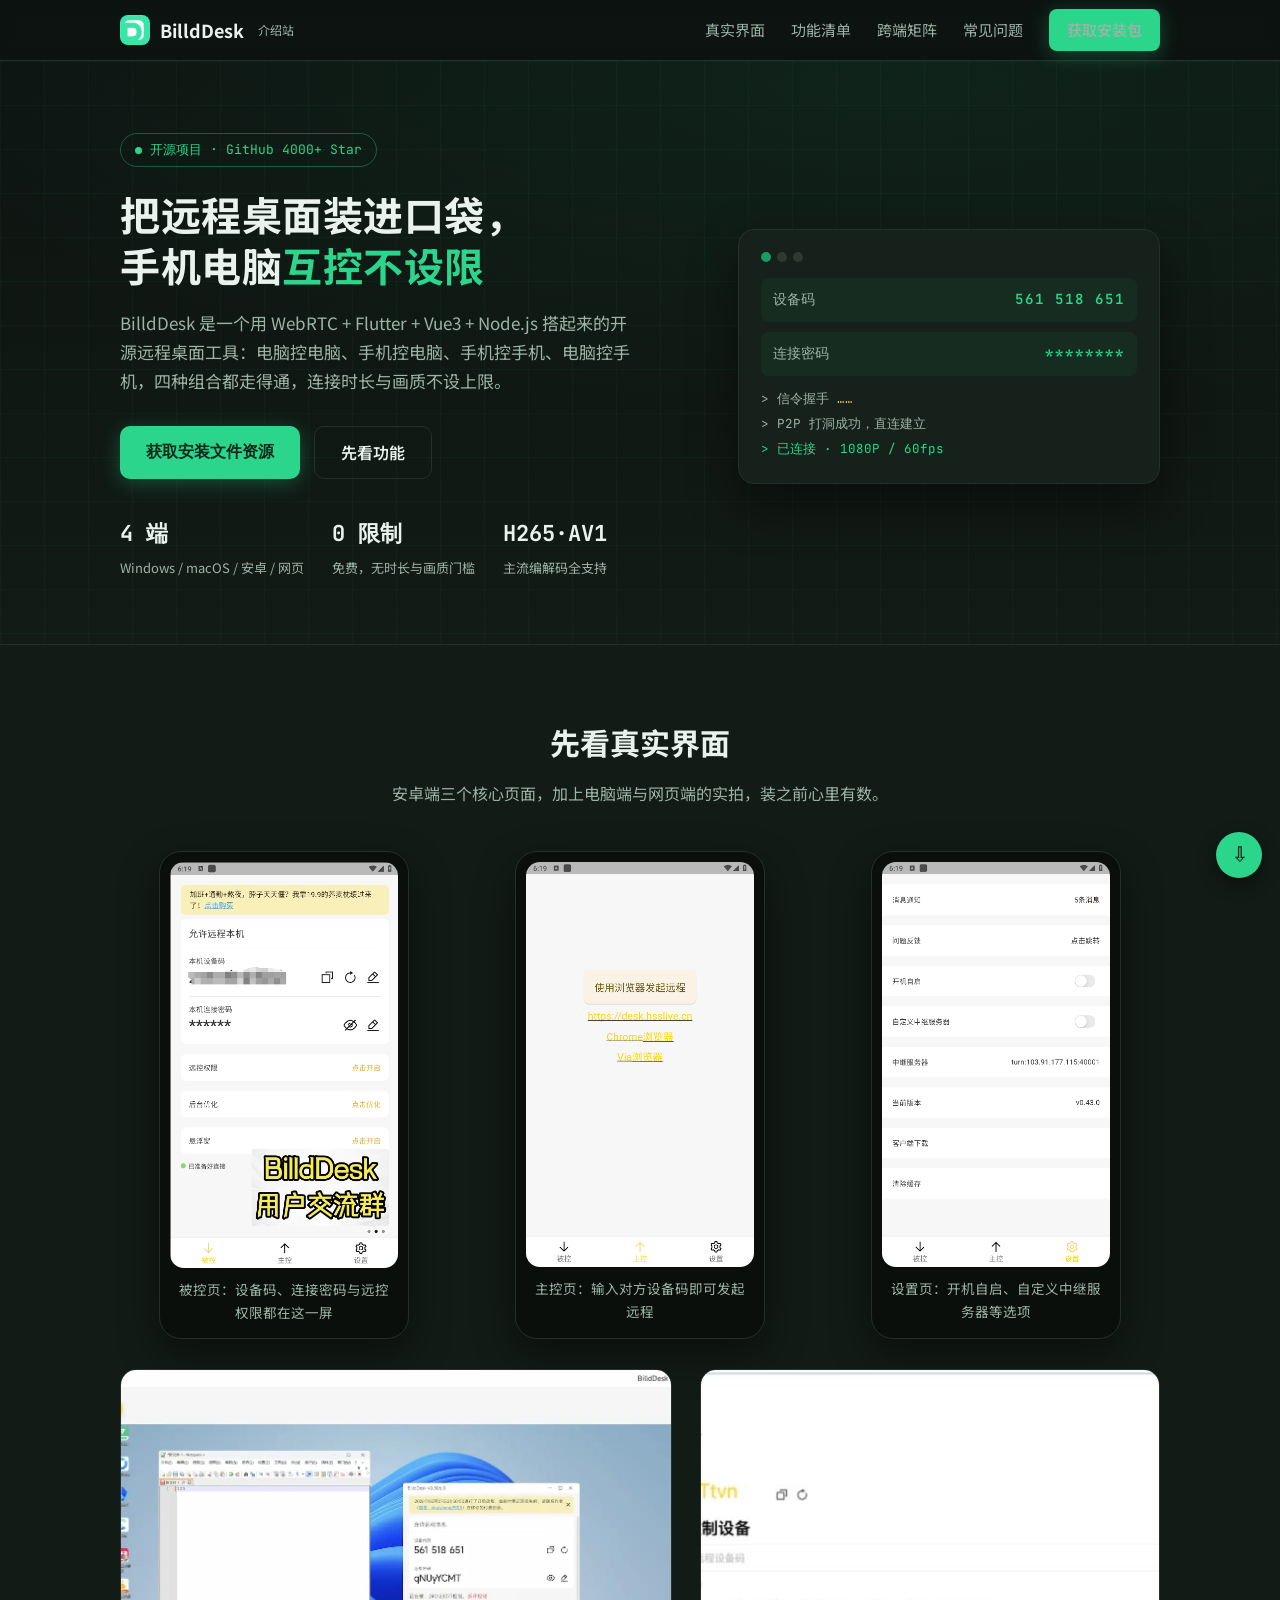
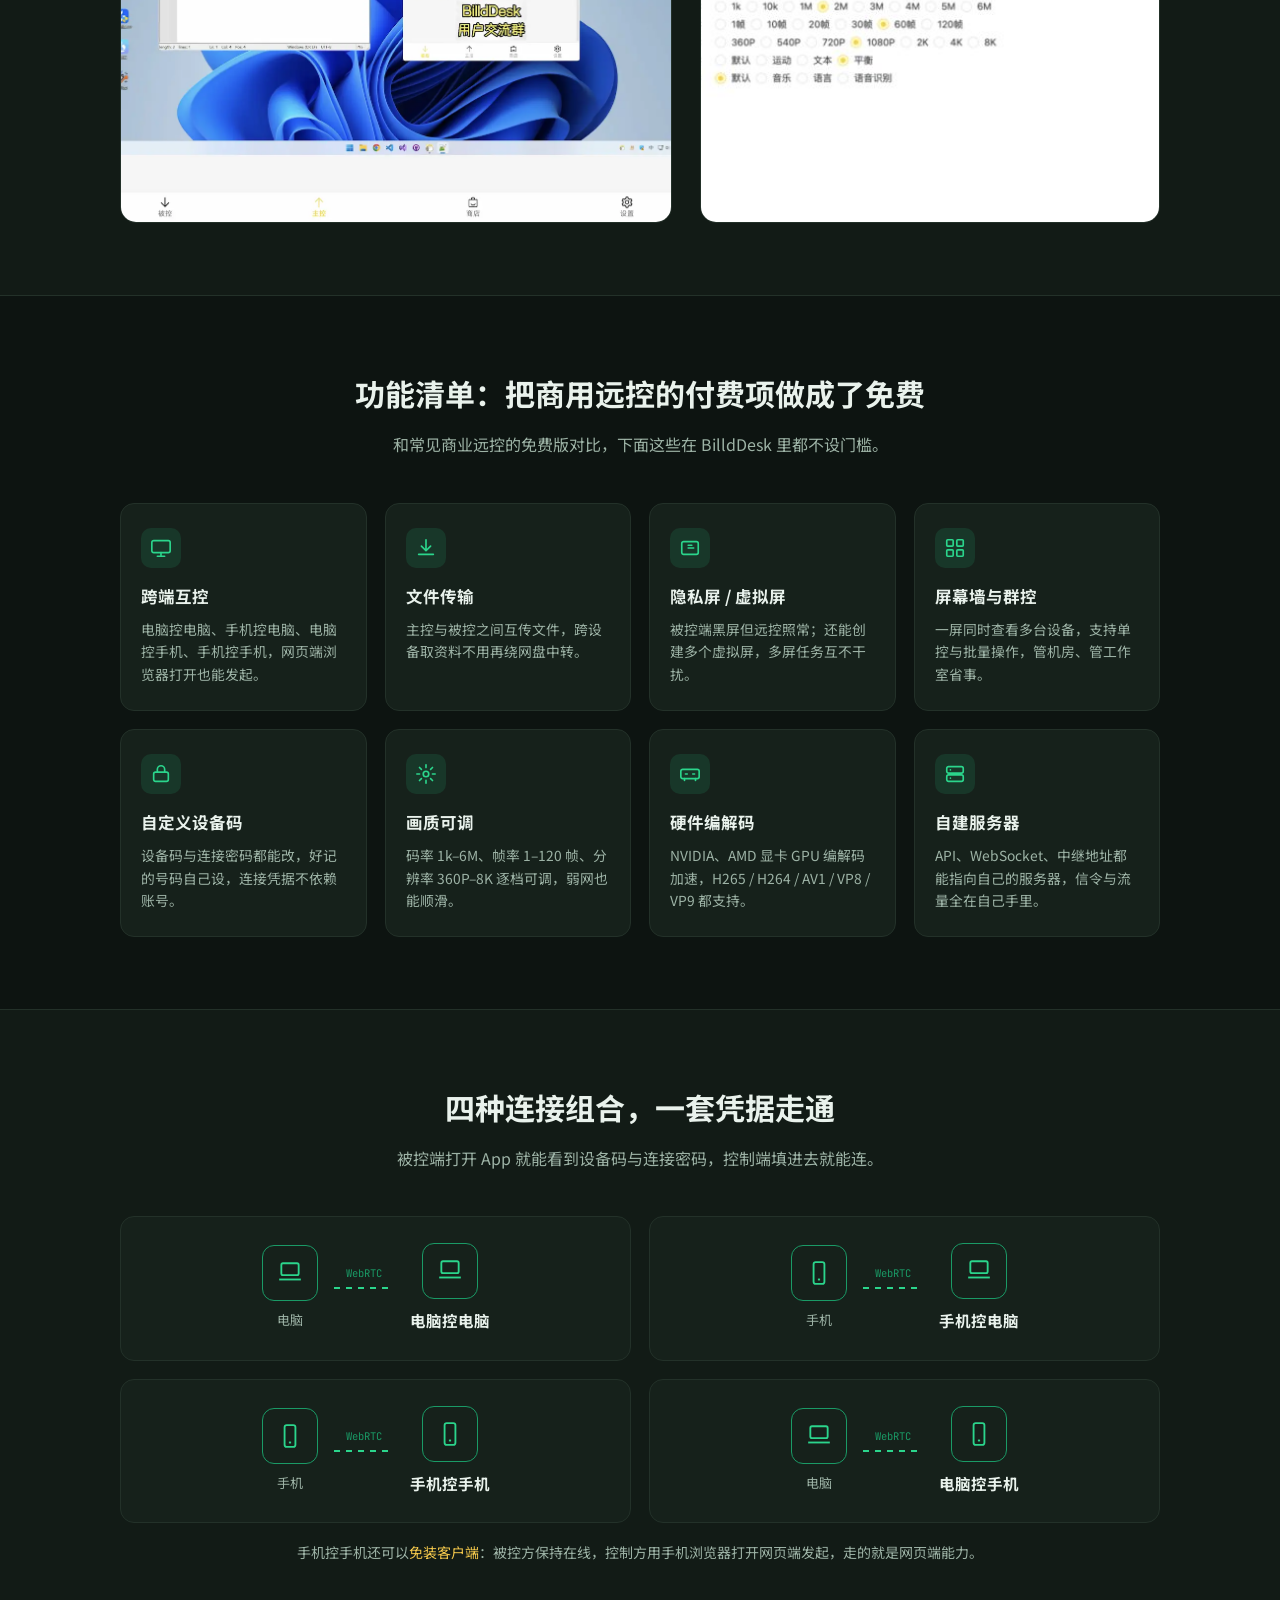
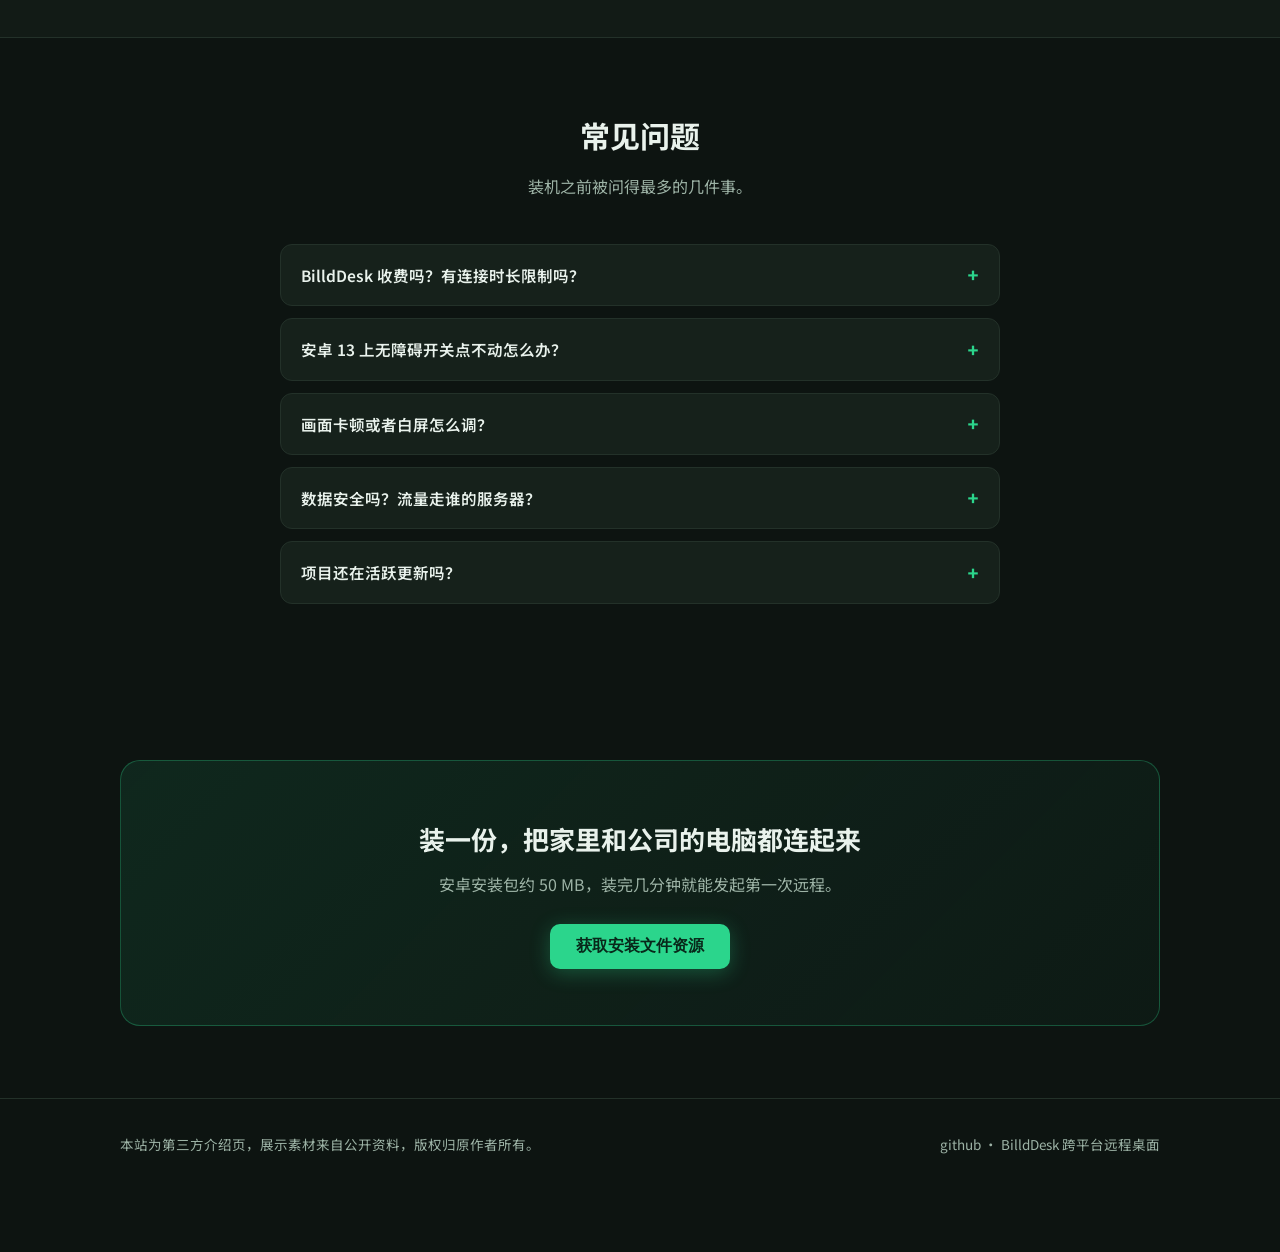
<file: index.html>
<!DOCTYPE html>
<html lang="zh-CN">
<head>
<meta charset="UTF-8">
<meta name="viewport" content="width=device-width, initial-scale=1.0">
<title>BilldDesk：开源跨平台远程桌面，手机电脑互控不限时</title>
<meta name="description" content="BilldDesk 基于 WebRTC 与 Flutter 打造，Windows、macOS、安卓与网页端互通，免费使用且不设连接时长与画质上限，支持隐私屏、虚拟屏、屏幕墙、文件传输与自建服务器。这里整理了它的功能清单、真实界面与安卓安装包信息。">
<link rel="icon" type="image/jpeg" href="assets/img/logo.jpg">
<link rel="preconnect" href="https://fonts.googleapis.com">
<link rel="preconnect" href="https://fonts.gstatic.com" crossorigin>
<link href="https://fonts.googleapis.com/css2?family=JetBrains+Mono:wght@400;600&family=Noto+Sans+SC:wght@400;500;700&display=swap" rel="stylesheet">
<link rel="stylesheet" href="assets/css/style.css">
</head>
<body>

<header class="topbar">
  <div class="wrap topbar-inner">
    <a class="brand" href="index.html">
      <img src="assets/img/logo.jpg" alt="BilldDesk 图标">
      BilldDesk<small>介绍站</small>
    </a>
    <button class="nav-toggle" aria-label="展开菜单" aria-expanded="false"><span></span><span></span><span></span></button>
    <nav class="nav-links">
      <a href="#shots">真实界面</a>
      <a href="#features">功能清单</a>
      <a href="#matrix">跨端矩阵</a>
      <a href="#faq">常见问题</a>
      <a href="download.html" class="btn btn-primary btn-sm">获取安装包</a>
    </nav>
  </div>
</header>

<main>
  <!-- Hero -->
  <section class="hero">
    <div class="wrap hero-inner">
      <div>
        <span class="kicker"><i></i>开源项目 · GitHub 4000+ Star</span>
        <h1>把远程桌面装进口袋，<br>手机电脑<em>互控不设限</em></h1>
        <p class="lead">BilldDesk 是一个用 WebRTC + Flutter + Vue3 + Node.js 搭起来的开源远程桌面工具：电脑控电脑、手机控电脑、手机控手机、电脑控手机，四种组合都走得通，连接时长与画质不设上限。</p>
        <div class="hero-cta">
          <button class="btn btn-primary" data-link="download">获取安装文件资源</button>
          <a class="btn btn-ghost" href="#features">先看功能</a>
        </div>
        <div class="hero-meta">
          <div class="m"><b>4 端</b><span>Windows / macOS / 安卓 / 网页</span></div>
          <div class="m"><b>0 限制</b><span>免费，无时长与画质门槛</span></div>
          <div class="m"><b>H265·AV1</b><span>主流编解码全支持</span></div>
        </div>
      </div>
      <div class="connect-card" aria-hidden="true">
        <div class="bar"><i></i><i></i><i></i></div>
        <div class="row"><span>设备码</span><b>561 518 651</b></div>
        <div class="row"><span>连接密码</span><b>********</b></div>
        <div class="log">
          <div>&gt; 信令握手 <em>……</em></div>
          <div>&gt; P2P 打洞成功，直连建立</div>
          <div class="ok">&gt; 已连接 · 1080P / 60fps</div>
        </div>
      </div>
    </div>
  </section>

  <!-- 真实界面 -->
  <section class="shots" id="shots">
    <div class="wrap">
      <div class="sec-head">
        <h2>先看真实界面</h2>
        <p>安卓端三个核心页面，加上电脑端与网页端的实拍，装之前心里有数。</p>
      </div>
      <div class="shot-row">
        <figure class="phone">
          <img src="assets/img/app-controlled.png" alt="BilldDesk 安卓被控页" loading="lazy">
          <figcaption>被控页：设备码、连接密码与远控权限都在这一屏</figcaption>
        </figure>
        <figure class="phone">
          <img src="assets/img/app-master.png" alt="BilldDesk 安卓主控页" loading="lazy">
          <figcaption>主控页：输入对方设备码即可发起远程</figcaption>
        </figure>
        <figure class="phone">
          <img src="assets/img/app-settings.png" alt="BilldDesk 安卓设置页" loading="lazy">
          <figcaption>设置页：开机自启、自定义中继服务器等选项</figcaption>
        </figure>
      </div>
      <div class="shot-wide">
        <figure>
          <img src="assets/img/desktop-controlled.webp" alt="BilldDesk 电脑端主控 Windows 桌面" loading="lazy">
          <figcaption>电脑端发起远程，直接接管另一台 Windows 桌面，文件、窗口照常操作</figcaption>
        </figure>
        <figure>
          <img src="assets/img/web-console.jpg" alt="BilldDesk 网页端控制台" loading="lazy">
          <figcaption>网页端控制台：码率、帧率、分辨率（最高 8K 档位）都能手动调</figcaption>
        </figure>
      </div>
    </div>
  </section>

  <!-- 功能 -->
  <section id="features">
    <div class="wrap">
      <div class="sec-head">
        <h2>功能清单：把商用远控的付费项做成了免费</h2>
        <p>和常见商业远控的免费版对比，下面这些在 BilldDesk 里都不设门槛。</p>
      </div>
      <div class="grid">
        <div class="feat">
          <div class="ic"><svg viewBox="0 0 24 24"><rect x="2" y="4" width="20" height="13" rx="2"/><path d="M8 21h8M12 17v4"/></svg></div>
          <h3>跨端互控</h3>
          <p>电脑控电脑、手机控电脑、电脑控手机、手机控手机，网页端浏览器打开也能发起。</p>
        </div>
        <div class="feat">
          <div class="ic"><svg viewBox="0 0 24 24"><path d="M12 3v12M7 10l5 5 5-5"/><path d="M4 19h16"/></svg></div>
          <h3>文件传输</h3>
          <p>主控与被控之间互传文件，跨设备取资料不用再绕网盘中转。</p>
        </div>
        <div class="feat">
          <div class="ic"><svg viewBox="0 0 24 24"><rect x="3" y="5" width="18" height="14" rx="2"/><path d="M10 9h4M10 12h6"/></svg></div>
          <h3>隐私屏 / 虚拟屏</h3>
          <p>被控端黑屏但远控照常；还能创建多个虚拟屏，多屏任务互不干扰。</p>
        </div>
        <div class="feat">
          <div class="ic"><svg viewBox="0 0 24 24"><rect x="3" y="3" width="7" height="7" rx="1"/><rect x="14" y="3" width="7" height="7" rx="1"/><rect x="3" y="14" width="7" height="7" rx="1"/><rect x="14" y="14" width="7" height="7" rx="1"/></svg></div>
          <h3>屏幕墙与群控</h3>
          <p>一屏同时查看多台设备，支持单控与批量操作，管机房、管工作室省事。</p>
        </div>
        <div class="feat">
          <div class="ic"><svg viewBox="0 0 24 24"><rect x="4" y="10" width="16" height="10" rx="2"/><path d="M8 10V7a4 4 0 0 1 8 0v3"/></svg></div>
          <h3>自定义设备码</h3>
          <p>设备码与连接密码都能改，好记的号码自己设，连接凭据不依赖账号。</p>
        </div>
        <div class="feat">
          <div class="ic"><svg viewBox="0 0 24 24"><circle cx="12" cy="12" r="3"/><path d="M12 2v3M12 19v3M2 12h3M19 12h3M4.9 4.9l2.1 2.1M17 17l2.1 2.1M19.1 4.9L17 7M7 17l-2.1 2.1"/></svg></div>
          <h3>画质可调</h3>
          <p>码率 1k–6M、帧率 1–120 帧、分辨率 360P–8K 逐档可调，弱网也能顺滑。</p>
        </div>
        <div class="feat">
          <div class="ic"><svg viewBox="0 0 24 24"><rect x="2" y="7" width="20" height="10" rx="2"/><path d="M6 17v2M18 17v2M7 12h2M15 12h2"/></svg></div>
          <h3>硬件编解码</h3>
          <p>NVIDIA、AMD 显卡 GPU 编解码加速，H265 / H264 / AV1 / VP8 / VP9 都支持。</p>
        </div>
        <div class="feat">
          <div class="ic"><svg viewBox="0 0 24 24"><rect x="3" y="4" width="18" height="7" rx="2"/><rect x="3" y="13" width="18" height="7" rx="2"/><path d="M7 7.5h.01M7 16.5h.01"/></svg></div>
          <h3>自建服务器</h3>
          <p>API、WebSocket、中继地址都能指向自己的服务器，信令与流量全在自己手里。</p>
        </div>
      </div>
    </div>
  </section>

  <!-- 跨端矩阵 -->
  <section class="ver" id="matrix" style="background:var(--bg-soft);">
    <div class="wrap">
      <div class="sec-head">
        <h2>四种连接组合，一套凭据走通</h2>
        <p>被控端打开 App 就能看到设备码与连接密码，控制端填进去就能连。</p>
      </div>
      <div class="matrix">
        <div class="pair">
          <div class="dev"><div class="box"><svg viewBox="0 0 24 24"><rect x="4" y="3" width="16" height="11" rx="1.5"/><path d="M2 18h20"/></svg></div>电脑</div>
          <div class="link-line"></div>
          <div class="dev"><div class="box"><svg viewBox="0 0 24 24"><rect x="4" y="3" width="16" height="11" rx="1.5"/><path d="M2 18h20"/></svg></div><b>电脑控电脑</b></div>
        </div>
        <div class="pair">
          <div class="dev"><div class="box"><svg viewBox="0 0 24 24"><rect x="7" y="2" width="10" height="20" rx="2"/><path d="M11 18h2"/></svg></div>手机</div>
          <div class="link-line"></div>
          <div class="dev"><div class="box"><svg viewBox="0 0 24 24"><rect x="4" y="3" width="16" height="11" rx="1.5"/><path d="M2 18h20"/></svg></div><b>手机控电脑</b></div>
        </div>
        <div class="pair">
          <div class="dev"><div class="box"><svg viewBox="0 0 24 24"><rect x="7" y="2" width="10" height="20" rx="2"/><path d="M11 18h2"/></svg></div>手机</div>
          <div class="link-line"></div>
          <div class="dev"><div class="box"><svg viewBox="0 0 24 24"><rect x="7" y="2" width="10" height="20" rx="2"/><path d="M11 18h2"/></svg></div><b>手机控手机</b></div>
        </div>
        <div class="pair">
          <div class="dev"><div class="box"><svg viewBox="0 0 24 24"><rect x="4" y="3" width="16" height="11" rx="1.5"/><path d="M2 18h20"/></svg></div>电脑</div>
          <div class="link-line"></div>
          <div class="dev"><div class="box"><svg viewBox="0 0 24 24"><rect x="7" y="2" width="10" height="20" rx="2"/><path d="M11 18h2"/></svg></div><b>电脑控手机</b></div>
        </div>
      </div>
      <p class="ver-note">手机控手机还可以<em>免装客户端</em>：被控方保持在线，控制方用手机浏览器打开网页端发起，走的就是网页端能力。</p>
    </div>
  </section>

  <!-- FAQ -->
  <section id="faq">
    <div class="wrap">
      <div class="sec-head">
        <h2>常见问题</h2>
        <p>装机之前被问得最多的几件事。</p>
      </div>
      <div class="faq">
        <details>
          <summary>BilldDesk 收费吗？有连接时长限制吗？</summary>
          <div class="a">基础功能免费，连接时长、画质、并发这些常见商业远控拿来当付费墙的项目，在 BilldDesk 这里都不设门槛。项目另有 Pro 版本线，对普通用户同样免费，主要面向开发者提供源码订阅。</div>
        </details>
        <details>
          <summary>安卓 13 上无障碍开关点不动怎么办？</summary>
          <div class="a">这是系统对侧装应用的"受限设置"拦截，不是软件坏了：长按桌面图标进应用信息，点右上角菜单里的"允许受限设置"，再回辅助功能列表打开服务开关即可。</div>
        </details>
        <details>
          <summary>画面卡顿或者白屏怎么调？</summary>
          <div class="a">先分清是连接问题还是画质问题。白屏多与编解码器兼容有关，在高级设置里逐个关 H265、AV1、VP9 试验；卡顿则先测两端带宽，码率别设得高于实测网速，弱网时换一个近一点的中继服务器。</div>
        </details>
        <details>
          <summary>数据安全吗？流量走谁的服务器？</summary>
          <div class="a">默认走项目方在线服务；介意流量过第三方的话，它是开源项目，服务端可以自己部署，客户端里把 API、WebSocket 与中继地址改成自己的服务器即可。连接凭据靠设备码 + 密码鉴权，密码建议改成自己的并定期更换。</div>
        </details>
        <details>
          <summary>项目还在活跃更新吗？</summary>
          <div class="a">项目 2024 年 2 月在 GitHub 提交首版，由作者一人持续开发，Star 数已过 4000。要注意它尚未发布稳定版，版本之间可能有破坏性改动，控制端与被控端建议保持同版本。</div>
        </details>
      </div>
    </div>
  </section>

  <!-- CTA -->
  <section>
    <div class="wrap">
      <div class="cta-band">
        <h2>装一份，把家里和公司的电脑都连起来</h2>
        <p>安卓安装包约 50 MB，装完几分钟就能发起第一次远程。</p>
        <button class="btn btn-primary" data-link="download">获取安装文件资源</button>
      </div>
    </div>
  </section>
</main>

<footer>
  <div class="wrap foot-inner">
    <span>本站为第三方介绍页，展示素材来自公开资料，版权归原作者所有。</span>
    <span><a href="https://github.com/alipymanbu/billddesk.gltd.quest" style="color:inherit;">github</a> · BilldDesk 跨平台远程桌面</span>
  </div>
</footer>

<div class="float-btns">
  <button class="js-to-top" aria-label="返回顶部">↑</button>
  <button class="dl" data-link="download" aria-label="获取安装文件资源">⇩</button>
</div>

<script src="assets/js/links.js"></script>
<script src="assets/js/main.js"></script>
</body>
</html>
</file>
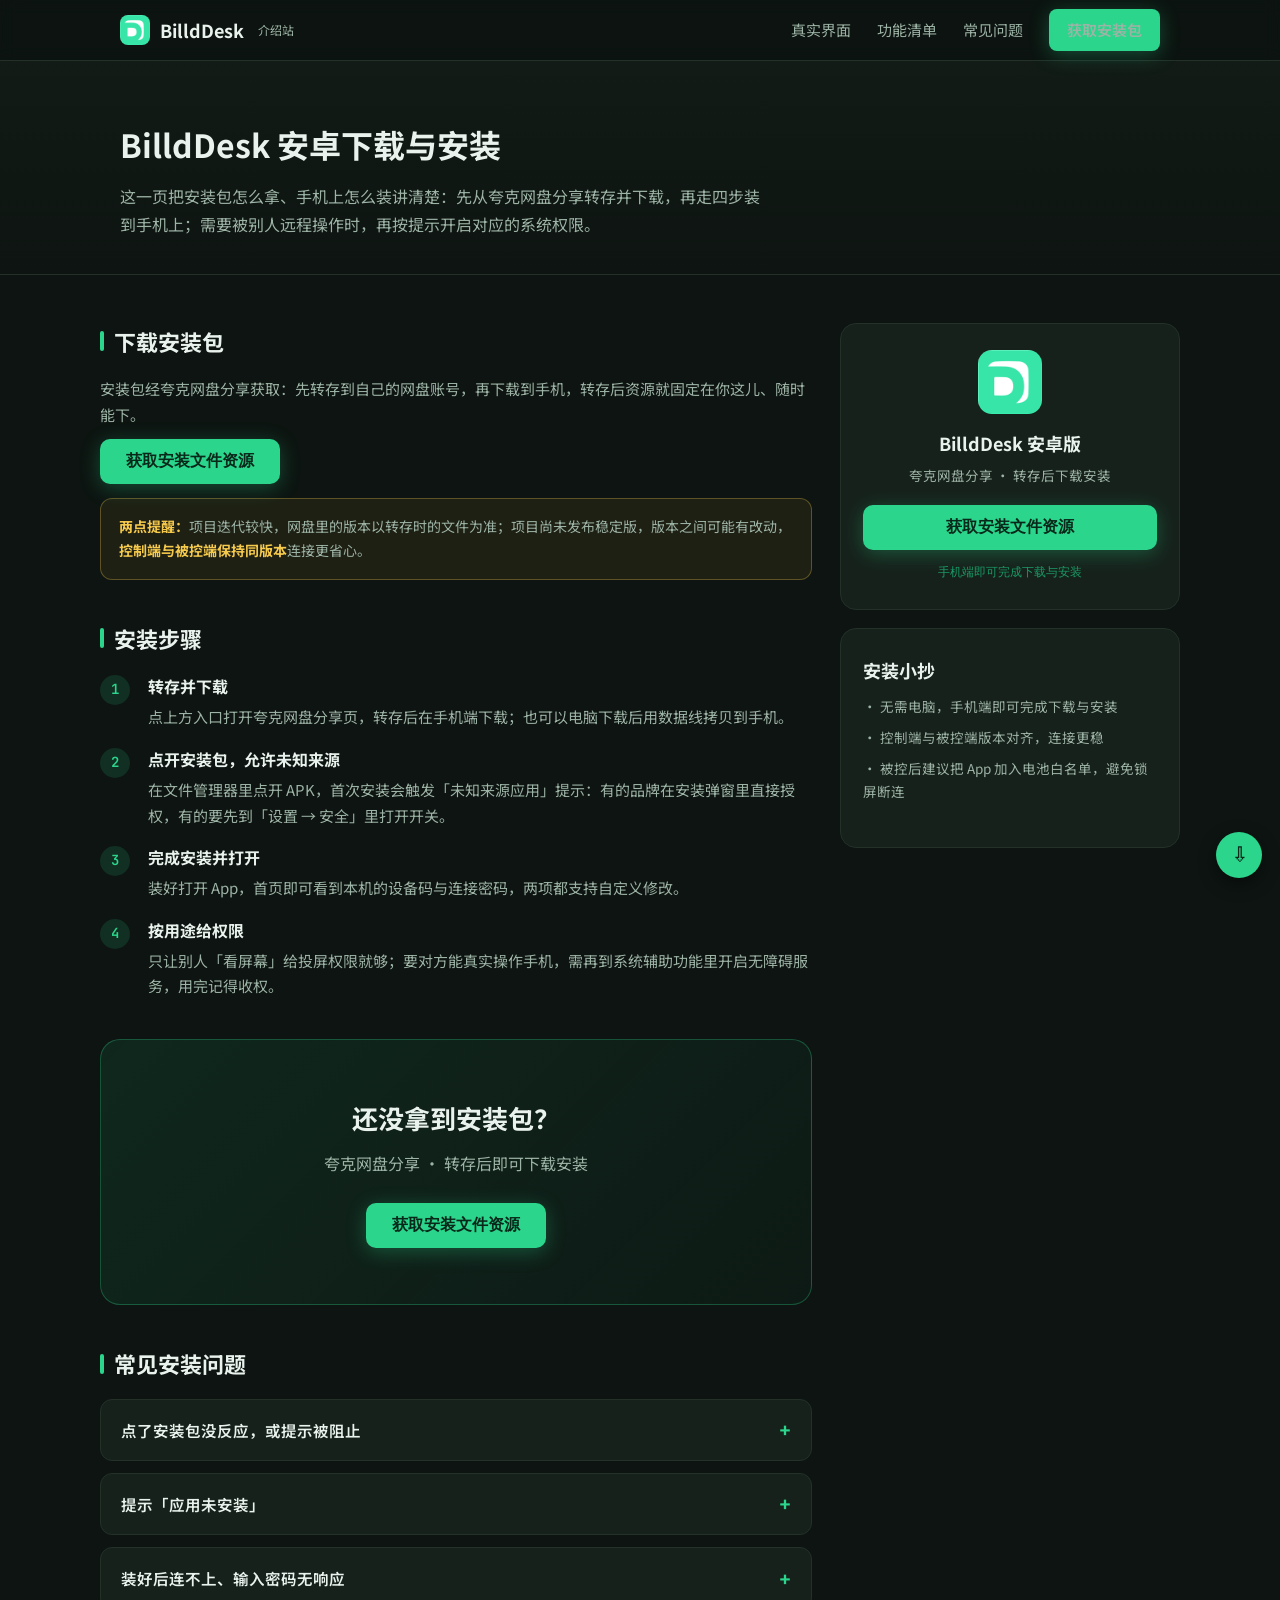
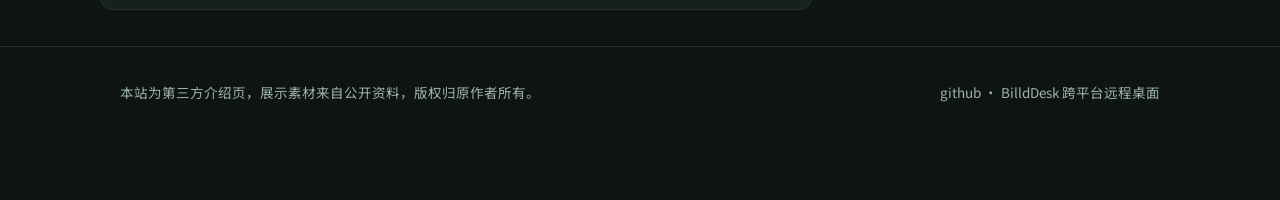
<file: download.html>
<!DOCTYPE html>
<html lang="zh-CN">
<head>
<meta charset="UTF-8">
<meta name="viewport" content="width=device-width, initial-scale=1.0">
<title>BilldDesk 安卓下载与安装：从网盘转存到开启被控</title>
<meta name="description" content="BilldDesk 安卓版下载与安装指引：先给夸克网盘的转存与下载入口，再走四步装到手机上——转存下载、点开安装包、允许未知来源、完成并打开；需要被别人远程操作时，再按提示开启无障碍权限，附装不上时的处理办法。">
<link rel="icon" type="image/jpeg" href="assets/img/logo.jpg">
<link rel="preconnect" href="https://fonts.googleapis.com">
<link rel="preconnect" href="https://fonts.gstatic.com" crossorigin>
<link href="https://fonts.googleapis.com/css2?family=JetBrains+Mono:wght@400;600&family=Noto+Sans+SC:wght@400;500;700&display=swap" rel="stylesheet">
<link rel="stylesheet" href="assets/css/style.css">
</head>
<body>

<header class="topbar">
  <div class="wrap topbar-inner">
    <a class="brand" href="index.html">
      <img src="assets/img/logo.jpg" alt="BilldDesk 图标">
      BilldDesk<small>介绍站</small>
    </a>
    <button class="nav-toggle" aria-label="展开菜单" aria-expanded="false"><span></span><span></span><span></span></button>
    <nav class="nav-links">
      <a href="index.html#shots">真实界面</a>
      <a href="index.html#features">功能清单</a>
      <a href="index.html#faq">常见问题</a>
      <a href="download.html" class="btn btn-primary btn-sm">获取安装包</a>
    </nav>
  </div>
</header>

<main>
  <div class="page-head">
    <div class="wrap">
      <h1>BilldDesk 安卓下载与安装</h1>
      <p>这一页把安装包怎么拿、手机上怎么装讲清楚：先从夸克网盘分享转存并下载，再走四步装到手机上；需要被别人远程操作时，再按提示开启对应的系统权限。</p>
    </div>
  </div>

  <div class="wrap dl-layout">
    <div class="dl-main">
      <!-- 首屏：下载入口 -->
      <div class="dl-block">
        <h2>下载安装包</h2>
        <p>安装包经夸克网盘分享获取：先转存到自己的网盘账号，再下载到手机，转存后资源就固定在你这儿、随时能下。</p>
        <p><button class="btn btn-primary" data-link="download">获取安装文件资源</button></p>
        <div class="tip-box"><b>两点提醒：</b>项目迭代较快，网盘里的版本以转存时的文件为准；项目尚未发布稳定版，版本之间可能有改动，<b>控制端与被控端保持同版本</b>连接更省心。</div>
      </div>

      <!-- 安装步骤 -->
      <div class="dl-block">
        <h2>安装步骤</h2>
        <ol class="steps">
          <li><b>转存并下载</b><p>点上方入口打开夸克网盘分享页，转存后在手机端下载；也可以电脑下载后用数据线拷贝到手机。</p></li>
          <li><b>点开安装包，允许未知来源</b><p>在文件管理器里点开 APK，首次安装会触发「未知来源应用」提示：有的品牌在安装弹窗里直接授权，有的要先到「设置 → 安全」里打开开关。</p></li>
          <li><b>完成安装并打开</b><p>装好打开 App，首页即可看到本机的设备码与连接密码，两项都支持自定义修改。</p></li>
          <li><b>按用途给权限</b><p>只让别人「看屏幕」给投屏权限就够；要对方能真实操作手机，需再到系统辅助功能里开启无障碍服务，用完记得收权。</p></li>
        </ol>
      </div>

      <!-- 下载入口复现 -->
      <div class="cta-band">
        <h2>还没拿到安装包？</h2>
        <p>夸克网盘分享 · 转存后即可下载安装</p>
        <button class="btn btn-primary" data-link="download">获取安装文件资源</button>
      </div>

      <!-- 常见安装问题 -->
      <div class="dl-block">
        <h2>常见安装问题</h2>
        <div class="faq">
          <details>
            <summary>点了安装包没反应，或提示被阻止</summary>
            <p>通常是没给「安装未知应用」权限。按安装步骤第 2 步，在「设置 → 安全」里给下载用的那个应用授权一次，再回到安装包重试。安卓 13 及以上开无障碍若被「受限设置」拦住，先在应用信息里允许受限设置再回辅助功能开启。</p>
          </details>
          <details>
            <summary>提示「应用未安装」</summary>
            <p>手机里已有签名不同的同名旧版时会这样，先卸载旧的再装；也可能是存储空间不足，清理后重试。</p>
          </details>
          <details>
            <summary>装好后连不上、输入密码无响应</summary>
            <p>多半是两端版本不一致：先让控制端与被控端版本对齐，再逐档调低码率与分辨率。想省事就用浏览器打开网页端发起远程，无需在本机装任何东西。</p>
          </details>
        </div>
      </div>
    </div>

    <aside class="dl-side">
      <div class="panel">
        <img src="assets/img/logo.jpg" alt="BilldDesk 图标">
        <h3>BilldDesk 安卓版</h3>
        <p>夸克网盘分享 · 转存后下载安装</p>
        <button class="btn btn-primary" data-link="download">获取安装文件资源</button>
        <div class="mono-line">手机端即可完成下载与安装</div>
      </div>
      <div class="panel" style="text-align:left;">
        <h3 style="margin-bottom:10px;">安装小抄</h3>
        <p style="margin-bottom:8px;">· 无需电脑，手机端即可完成下载与安装</p>
        <p style="margin-bottom:8px;">· 控制端与被控端版本对齐，连接更稳</p>
        <p>· 被控后建议把 App 加入电池白名单，避免锁屏断连</p>
      </div>
    </aside>
  </div>
</main>

<footer>
  <div class="wrap foot-inner">
    <span>本站为第三方介绍页，展示素材来自公开资料，版权归原作者所有。</span>
    <span><a href="https://github.com/alipymanbu/billddesk.gltd.quest" style="color:inherit;">github</a> · BilldDesk 跨平台远程桌面</span>
  </div>
</footer>

<div class="float-btns">
  <button class="js-to-top" aria-label="返回顶部">↑</button>
  <button class="dl" data-link="download" aria-label="获取安装文件资源">⇩</button>
</div>

<script src="assets/js/links.js"></script>
<script src="assets/js/main.js"></script>
</body>
</html>
</file>
<file: assets/css/style.css>
/* BilldDesk 站点样式 —— 深青黑 + 荧光绿，控制台气质 */
:root {
  --bg: #0d1411;
  --bg-soft: #121b16;
  --card: #16211b;
  --card-line: #233129;
  --green: #2bd58c;
  --green-dim: #1a9a66;
  --yellow: #f5c94c;
  --ink: #e9f2ec;
  --ink-dim: #9db3a6;
  --mono: "JetBrains Mono", "Cascadia Mono", Consolas, monospace;
  --sans: "Noto Sans SC", "PingFang SC", "Microsoft YaHei", sans-serif;
}
* { margin: 0; padding: 0; box-sizing: border-box; }
html { scroll-behavior: smooth; }
body {
  font-family: var(--sans);
  background: var(--bg);
  color: var(--ink);
  line-height: 1.7;
  -webkit-font-smoothing: antialiased;
}
img { max-width: 100%; display: block; }
a { color: var(--green); text-decoration: none; }
.wrap { max-width: 1080px; margin: 0 auto; padding: 0 20px; }

/* ---------- 顶栏 ---------- */
.topbar {
  position: sticky; top: 0; z-index: 50;
  background: rgba(13, 20, 17, .92);
  backdrop-filter: blur(8px);
  border-bottom: 1px solid var(--card-line);
}
.topbar-inner {
  display: flex; align-items: center; justify-content: space-between;
  height: 60px;
}
.brand { display: flex; align-items: center; gap: 10px; color: var(--ink); font-weight: 700; font-size: 18px; }
.brand img { width: 30px; height: 30px; border-radius: 8px; }
.brand small { color: var(--ink-dim); font-weight: 400; font-size: 12px; margin-left: 4px; }
.nav-links { display: flex; align-items: center; gap: 26px; }
.nav-links a { color: var(--ink-dim); font-size: 15px; transition: color .2s; }
.nav-links a:hover { color: var(--green); }
.nav-toggle {
  display: none; background: none; border: 1px solid var(--card-line);
  border-radius: 8px; padding: 8px 10px; cursor: pointer;
}
.nav-toggle span { display: block; width: 18px; height: 2px; background: var(--ink); margin: 4px 0; border-radius: 2px; }

/* ---------- 按钮 ---------- */
.btn {
  display: inline-flex; align-items: center; gap: 8px;
  padding: 12px 26px; border-radius: 10px;
  font-size: 16px; font-weight: 600; cursor: pointer; border: none;
  transition: transform .15s, box-shadow .2s;
}
.btn-primary { background: var(--green); color: #08281a; box-shadow: 0 4px 20px rgba(43, 213, 140, .3); }
.btn-primary:hover { transform: translateY(-2px); box-shadow: 0 8px 26px rgba(43, 213, 140, .4); }
.btn-ghost { background: transparent; color: var(--ink); border: 1px solid var(--card-line); }
.btn-ghost:hover { border-color: var(--green); color: var(--green); }
.btn-sm { padding: 8px 18px; font-size: 14px; border-radius: 8px; }

/* ---------- Hero ---------- */
.hero {
  position: relative; overflow: hidden;
  padding: 72px 0 64px;
  background:
    radial-gradient(ellipse 80% 60% at 70% 0%, rgba(43, 213, 140, .08), transparent),
    linear-gradient(180deg, var(--bg) 0%, var(--bg-soft) 100%);
}
.hero::before {
  content: ""; position: absolute; inset: 0;
  background-image:
    linear-gradient(rgba(43, 213, 140, .04) 1px, transparent 1px),
    linear-gradient(90deg, rgba(43, 213, 140, .04) 1px, transparent 1px);
  background-size: 44px 44px;
  pointer-events: none;
}
.hero-inner { position: relative; display: grid; grid-template-columns: 1.15fr .85fr; gap: 48px; align-items: center; }
.kicker {
  display: inline-flex; align-items: center; gap: 8px;
  font-family: var(--mono); font-size: 13px; color: var(--green);
  border: 1px solid rgba(43, 213, 140, .35); border-radius: 999px;
  padding: 5px 14px; margin-bottom: 22px;
}
.kicker i { width: 7px; height: 7px; border-radius: 50%; background: var(--green); animation: pulse 1.8s infinite; }
@keyframes pulse { 0%,100% { opacity: 1; } 50% { opacity: .3; } }
.hero h1 { font-size: 40px; line-height: 1.28; letter-spacing: .5px; }
.hero h1 em { font-style: normal; color: var(--green); }
.hero p.lead { margin: 18px 0 30px; color: var(--ink-dim); font-size: 17px; max-width: 520px; }
.hero-cta { display: flex; gap: 14px; flex-wrap: wrap; }
.hero-meta { display: flex; gap: 28px; margin-top: 36px; flex-wrap: wrap; }
.hero-meta .m b { display: block; font-size: 22px; font-family: var(--mono); color: var(--ink); }
.hero-meta .m span { font-size: 13px; color: var(--ink-dim); }

/* 连接卡（装饰） */
.connect-card {
  background: var(--card); border: 1px solid var(--card-line); border-radius: 16px;
  padding: 22px; font-family: var(--mono); font-size: 14px;
  box-shadow: 0 20px 50px rgba(0, 0, 0, .45);
}
.connect-card .bar { display: flex; gap: 6px; margin-bottom: 16px; }
.connect-card .bar i { width: 10px; height: 10px; border-radius: 50%; background: #2c3a31; }
.connect-card .bar i:first-child { background: var(--green-dim); }
.connect-card .row { display: flex; justify-content: space-between; padding: 10px 12px; border-radius: 8px; background: rgba(43, 213, 140, .06); margin-bottom: 10px; }
.connect-card .row span { color: var(--ink-dim); }
.connect-card .row b { color: var(--green); font-weight: 600; letter-spacing: 2px; }
.connect-card .log { color: var(--ink-dim); font-size: 12.5px; line-height: 2; }
.connect-card .log em { font-style: normal; color: var(--yellow); }
.connect-card .ok { color: var(--green); }

/* ---------- 区块通用 ---------- */
section { padding: 72px 0; }
.sec-head { text-align: center; max-width: 640px; margin: 0 auto 44px; }
.sec-head h2 { font-size: 30px; margin-bottom: 12px; }
.sec-head p { color: var(--ink-dim); font-size: 16px; }

/* 截图区 */
.shots { background: var(--bg-soft); border-block: 1px solid var(--card-line); }
.shot-row { display: grid; grid-template-columns: repeat(3, 1fr); gap: 28px; justify-items: center; }
.phone {
  background: #0a0f0c; border: 1px solid var(--card-line); border-radius: 22px;
  padding: 10px; width: 100%; max-width: 250px;
  box-shadow: 0 16px 40px rgba(0, 0, 0, .4);
  transition: transform .25s;
}
.phone:hover { transform: translateY(-6px); }
.phone img { border-radius: 14px; width: 100%; }
.phone figcaption { text-align: center; font-size: 13.5px; color: var(--ink-dim); padding: 10px 4px 4px; }
.shot-wide { display: grid; grid-template-columns: 1.2fr 1fr; gap: 28px; margin-top: 30px; align-items: stretch; }
.shot-wide figure {
  background: var(--card); border: 1px solid var(--card-line); border-radius: 16px; overflow: hidden;
}
.shot-wide img { width: 100%; height: 100%; object-fit: cover; }
.shot-wide figcaption { padding: 12px 16px; font-size: 13.5px; color: var(--ink-dim); border-top: 1px solid var(--card-line); }

/* 功能网格 */
.grid { display: grid; grid-template-columns: repeat(4, 1fr); gap: 18px; }
.feat {
  background: var(--card); border: 1px solid var(--card-line); border-radius: 14px;
  padding: 24px 20px; transition: border-color .2s, transform .2s;
}
.feat:hover { border-color: rgba(43, 213, 140, .5); transform: translateY(-4px); }
.feat .ic { width: 40px; height: 40px; border-radius: 10px; background: rgba(43, 213, 140, .12); display: grid; place-items: center; margin-bottom: 14px; }
.feat .ic svg { width: 22px; height: 22px; stroke: var(--green); fill: none; stroke-width: 1.8; stroke-linecap: round; stroke-linejoin: round; }
.feat h3 { font-size: 16.5px; margin-bottom: 8px; }
.feat p { font-size: 13.8px; color: var(--ink-dim); line-height: 1.65; }

/* 连接矩阵 */
.matrix { display: grid; grid-template-columns: repeat(2, 1fr); gap: 18px; }
.pair {
  display: flex; align-items: center; justify-content: center; gap: 16px;
  background: var(--card); border: 1px solid var(--card-line); border-radius: 14px; padding: 26px 18px;
}
.pair .dev { text-align: center; font-size: 13px; color: var(--ink-dim); }
.pair .dev .box {
  width: 56px; height: 56px; border-radius: 12px; margin: 0 auto 8px;
  border: 1.5px solid var(--green-dim); display: grid; place-items: center;
}
.pair .dev .box svg { width: 26px; height: 26px; stroke: var(--green); fill: none; stroke-width: 1.7; }
.pair .link-line { flex: 0 0 60px; height: 2px; background: repeating-linear-gradient(90deg, var(--green) 0 6px, transparent 6px 12px); position: relative; }
.pair .link-line::after {
  content: "WebRTC"; position: absolute; top: -22px; left: 50%; transform: translateX(-50%);
  font-family: var(--mono); font-size: 10.5px; color: var(--green-dim); white-space: nowrap;
}
.pair b { display: block; font-size: 15.5px; color: var(--ink); margin-top: 2px; }

/* 版本卡 */
.ver { background: var(--bg-soft); border-block: 1px solid var(--card-line); }
.ver-card {
  display: grid; grid-template-columns: repeat(4, 1fr); gap: 1px;
  background: var(--card-line); border: 1px solid var(--card-line); border-radius: 16px; overflow: hidden;
}
.ver-card .cell { background: var(--card); padding: 22px 20px; }
.ver-card .cell b { display: block; font-family: var(--mono); font-size: 19px; color: var(--green); margin-bottom: 4px; word-break: break-all; }
.ver-card .cell span { font-size: 13px; color: var(--ink-dim); }
.ver-note { margin-top: 18px; text-align: center; color: var(--ink-dim); font-size: 14px; }
.ver-note em { font-style: normal; color: var(--yellow); }

/* FAQ */
.faq { max-width: 720px; margin: 0 auto; }
.faq details { background: var(--card); border: 1px solid var(--card-line); border-radius: 12px; margin-bottom: 12px; overflow: hidden; }
.faq summary { cursor: pointer; padding: 17px 20px; font-weight: 600; font-size: 15.5px; list-style: none; position: relative; padding-right: 44px; }
.faq summary::-webkit-details-marker { display: none; }
.faq summary::after { content: "+"; position: absolute; right: 20px; top: 50%; transform: translateY(-50%); color: var(--green); font-size: 20px; font-family: var(--mono); transition: transform .2s; }
.faq details[open] summary::after { transform: translateY(-50%) rotate(45deg); }
.faq .a { padding: 0 20px 18px; color: var(--ink-dim); font-size: 14.5px; }

/* CTA 条 */
.cta-band { text-align: center; padding: 56px 20px; background: linear-gradient(135deg, rgba(43, 213, 140, .1), rgba(43, 213, 140, .03)); border: 1px solid rgba(43, 213, 140, .3); border-radius: 20px; }
.cta-band h2 { font-size: 26px; margin-bottom: 10px; }
.cta-band p { color: var(--ink-dim); margin-bottom: 26px; }

/* 页脚 */
footer { border-top: 1px solid var(--card-line); padding: 34px 0 96px; color: var(--ink-dim); font-size: 13.5px; }
.foot-inner { display: flex; justify-content: space-between; align-items: center; gap: 14px; flex-wrap: wrap; }

/* 浮动按钮 */
.float-btns { position: fixed; right: 18px; bottom: 22px; z-index: 90; display: flex; flex-direction: column; gap: 10px; }
.float-btns button {
  width: 46px; height: 46px; border-radius: 50%; border: 1px solid var(--card-line);
  background: var(--card); color: var(--ink); font-size: 19px; cursor: pointer;
  box-shadow: 0 6px 18px rgba(0, 0, 0, .4);
  opacity: 0; pointer-events: none; transition: opacity .25s, background .2s;
}
.float-btns button.show { opacity: 1; pointer-events: auto; }
.float-btns button:hover { background: var(--green); color: #08281a; }
.float-btns .dl { opacity: 1; pointer-events: auto; background: var(--green); color: #08281a; border-color: transparent; font-size: 21px; }
.float-btns .dl:hover { background: #3ee69c; }

/* ---------- 下载页 ---------- */
.page-head { padding: 56px 0 36px; background: linear-gradient(180deg, var(--bg-soft), var(--bg)); border-bottom: 1px solid var(--card-line); }
.page-head h1 { font-size: 32px; margin-bottom: 12px; }
.page-head p { color: var(--ink-dim); max-width: 640px; }
.dl-layout { display: grid; grid-template-columns: 1fr 340px; gap: 28px; align-items: start; padding: 48px 0 24px; }
.dl-main { display: flex; flex-direction: column; gap: 40px; }
.dl-block h2 { font-size: 22px; margin-bottom: 16px; display: flex; align-items: center; gap: 10px; }
.dl-block h2::before { content: ""; width: 4px; height: 20px; border-radius: 2px; background: var(--green); }
.dl-block p { color: var(--ink-dim); font-size: 15px; margin-bottom: 12px; }
table.spec { width: 100%; border-collapse: collapse; background: var(--card); border: 1px solid var(--card-line); border-radius: 12px; overflow: hidden; }
table.spec th, table.spec td { text-align: left; padding: 13px 18px; border-bottom: 1px solid var(--card-line); font-size: 14.5px; }
table.spec tr:last-child td { border-bottom: none; }
table.spec th { color: var(--ink-dim); font-weight: 500; width: 38%; }
table.spec td { font-family: var(--mono); color: var(--ink); word-break: break-all; }
ol.steps { list-style: none; counter-reset: s; display: flex; flex-direction: column; gap: 16px; }
ol.steps li { counter-increment: s; position: relative; padding-left: 48px; }
ol.steps li::before {
  content: counter(s); position: absolute; left: 0; top: 2px;
  width: 30px; height: 30px; border-radius: 50%; background: rgba(43, 213, 140, .14);
  color: var(--green); font-family: var(--mono); font-weight: 600;
  display: grid; place-items: center; font-size: 14px;
}
ol.steps li b { display: block; margin-bottom: 4px; }
ol.steps li p { margin: 0; }
.tip-box { background: rgba(245, 201, 76, .07); border: 1px solid rgba(245, 201, 76, .3); border-radius: 12px; padding: 16px 18px; font-size: 14px; color: var(--ink-dim); margin-top: 14px; }
.tip-box b { color: var(--yellow); }
.dl-side { position: sticky; top: 84px; display: flex; flex-direction: column; gap: 18px; }
.dl-side .panel { background: var(--card); border: 1px solid var(--card-line); border-radius: 16px; padding: 26px 22px; text-align: center; }
.dl-side .panel img { width: 64px; height: 64px; border-radius: 14px; margin: 0 auto 14px; }
.dl-side .panel h3 { font-size: 18px; margin-bottom: 6px; }
.dl-side .panel p { font-size: 13.5px; color: var(--ink-dim); margin-bottom: 18px; }
.dl-side .panel .btn { width: 100%; justify-content: center; }
.dl-side .panel .mono-line { font-family: var(--mono); font-size: 12px; color: var(--green-dim); margin-top: 12px; }

/* ---------- 响应式 ---------- */
@media (max-width: 900px) {
  .hero-inner { grid-template-columns: 1fr; }
  .connect-card { max-width: 440px; }
  .grid { grid-template-columns: repeat(2, 1fr); }
  .ver-card { grid-template-columns: repeat(2, 1fr); }
  .shot-wide { grid-template-columns: 1fr; }
  .dl-layout { grid-template-columns: 1fr; }
  .dl-side { position: static; order: -1; }
  .hero h1 { font-size: 31px; }
}
@media (max-width: 640px) {
  /* 移动端导航：点击展开 */
  .nav-toggle { display: block; }
  .nav-links {
    display: none; position: absolute; top: 60px; left: 0; right: 0;
    flex-direction: column; align-items: stretch; gap: 0;
    background: var(--bg-soft); border-bottom: 1px solid var(--card-line);
    padding: 8px 20px 14px;
  }
  .nav-links.open { display: flex; }
  .nav-links a { padding: 12px 4px; border-bottom: 1px solid var(--card-line); font-size: 15px; }
  .nav-links a:last-child { border-bottom: none; margin-top: 6px; text-align: center; }
  section { padding: 52px 0; }
  .shot-row { grid-template-columns: 1fr; }
  .phone { max-width: 260px; }
  .matrix { grid-template-columns: 1fr; }
  .ver-card { grid-template-columns: 1fr; }
  .grid { grid-template-columns: 1fr; }
  .hero { padding: 48px 0 48px; }
  .hero-meta { gap: 18px; }
  .pair { padding: 20px 14px; }
}
@media (prefers-reduced-motion: reduce) {
  html { scroll-behavior: auto; }
  *, *::before, *::after { animation: none !important; transition: none !important; }
}
</file>
